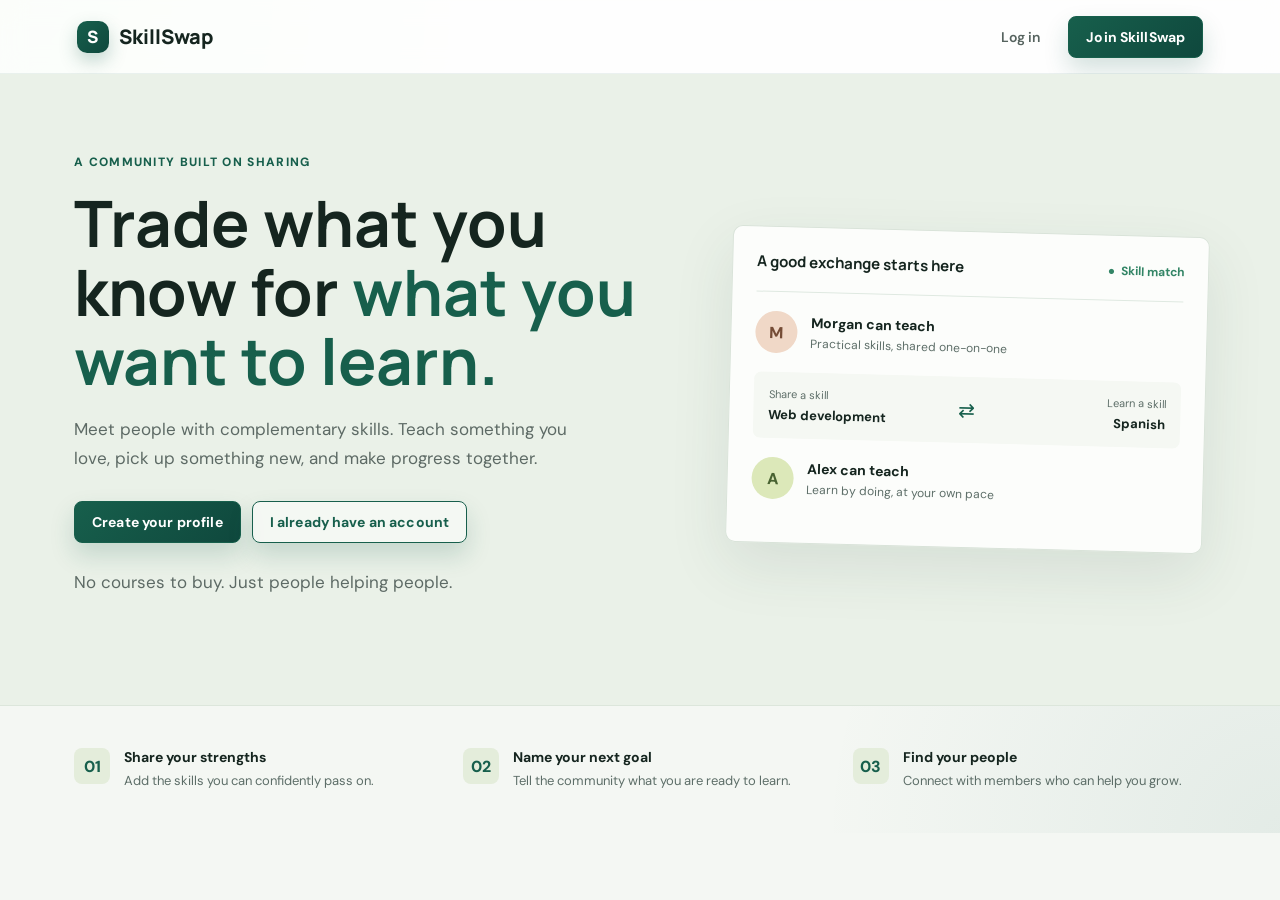
<file: templates/index.html>
<!DOCTYPE html>
<html lang="en">
<head>
    <meta charset="UTF-8">
    <meta name="viewport" content="width=device-width, initial-scale=1">
    <title>SkillSwap | Learn from each other</title>
    <link rel="stylesheet" href="/static/style.css">
</head>
<body>
<nav class="topbar">
    <a class="brand" href="/"><span class="brand-mark">S</span>SkillSwap</a>
    <div class="nav-links"><a href="/login">Log in</a><a class="nav-cta" href="/register">Join SkillSwap</a></div>
</nav>
<main>
    <section class="home-hero">
        <div class="hero-inner">
            <div class="hero-copy">
                <p class="eyebrow">A community built on sharing</p>
                <h1>Trade what you know for <span>what you want to learn.</span></h1>
                <p>Meet people with complementary skills. Teach something you love, pick up something new, and make progress together.</p>
                <div class="hero-actions"><a class="button" href="/register">Create your profile</a><a class="button secondary" href="/login">I already have an account</a></div>
                <p class="hero-note">No courses to buy. Just people helping people.</p>
            </div>
            <aside class="preview" aria-label="Example skill match">
                <div class="preview-head"><strong>A good exchange starts here</strong><span class="online">● &nbsp;Skill match</span></div>
                <div class="preview-person"><span class="avatar">M</span><div><strong>Morgan can teach</strong><small>Practical skills, shared one-on-one</small></div></div>
                <div class="skill-pair"><div><small>Share a skill</small><strong>Web development</strong></div><span class="swap-icon" aria-hidden="true">⇄</span><div><small>Learn a skill</small><strong>Spanish</strong></div></div>
                <div class="preview-person"><span class="avatar alt">A</span><div><strong>Alex can teach</strong><small>Learn by doing, at your own pace</small></div></div>
            </aside>
        </div>
    </section>
    <section class="home-bottom" aria-label="How SkillSwap works">
        <div class="value-item"><span class="value-icon">01</span><div><strong>Share your strengths</strong><p>Add the skills you can confidently pass on.</p></div></div>
        <div class="value-item"><span class="value-icon">02</span><div><strong>Name your next goal</strong><p>Tell the community what you are ready to learn.</p></div></div>
        <div class="value-item"><span class="value-icon">03</span><div><strong>Find your people</strong><p>Connect with members who can help you grow.</p></div></div>
    </section>
</main>
</body>
</html>
</file>
<file: static/style.css>
@import url('https://fonts.googleapis.com/css2?family=DM+Sans:wght@400;500;600;700&family=Manrope:wght@500;600;700;800&display=swap');

:root {
    font-family: 'DM Sans', sans-serif;
    color: #202c2b;
    background: #f4f7f3;
    font-synthesis: none;
    text-rendering: optimizeLegibility;
    --ink: #15251f;
    --muted: #5d6e68;
    --green: #175f4c;
    --green-dark: #0f483d;
    --green-soft: #edf7f1;
    --lime: #dff3b0;
    --line: #dfe9e1;
    --paper: #ffffff;
    --panel: rgba(255,255,255,0.9);
    --shadow: 0 18px 42px rgba(18, 42, 32, 0.12);
}

* { box-sizing: border-box; }
html { scroll-behavior: smooth; }
body {
    margin: 0;
    min-width: 320px;
    background:
        radial-gradient(circle at top left, rgba(216, 240, 212, 0.75), transparent 30%),
        radial-gradient(circle at bottom right, rgba(31, 100, 82, 0.08), transparent 30%),
        #f4f7f3;
    color: var(--ink);
}
a { color: inherit; text-decoration: none; }
button, input, select { font: inherit; }

.topbar {
    height: 74px;
    padding: 0 max(6vw, calc((100vw - 1180px) / 2));
    display: flex;
    align-items: center;
    justify-content: space-between;
    background: rgba(255,255,255,.86);
    backdrop-filter: blur(12px);
    border-bottom: 1px solid rgba(23, 95, 76, 0.08);
    box-shadow: 0 8px 26px rgba(17, 32, 25, 0.04);
}
.brand {
    display: inline-flex;
    align-items: center;
    gap: 10px;
    font: 800 20px Manrope, sans-serif;
    letter-spacing: 0;
}
.brand-mark {
    width: 32px;
    height: 32px;
    display: grid;
    place-items: center;
    color: white;
    background: linear-gradient(135deg, var(--green), var(--green-dark));
    border-radius: 10px;
    font-size: 17px;
    box-shadow: 0 8px 18px rgba(23, 95, 76, 0.25);
}
.nav-links { display: flex; align-items: center; gap: 28px; color: #56635f; font-size: 14px; font-weight: 600; }
.nav-links a:hover, .text-link:hover { color: var(--green); }
.nav-cta, .button, button {
    display: inline-flex;
    align-items: center;
    justify-content: center;
    min-height: 42px;
    padding: 0 17px;
    border: 1px solid var(--green);
    border-radius: 8px;
    background: linear-gradient(135deg, var(--green), var(--green-dark));
    color: #fff;
    cursor: pointer;
    font-size: 14px;
    font-weight: 700;
    letter-spacing: 0.01em;
    transition: transform .16s ease, box-shadow .16s ease, background .16s ease;
    box-shadow: 0 12px 24px rgba(23, 95, 76, 0.18);
}
.nav-cta:hover, .button:hover, button:hover {
    background: linear-gradient(135deg, var(--green-dark), var(--green));
    transform: translateY(-1px);
    box-shadow: 0 14px 26px rgba(23, 95, 76, 0.22);
}
.button.secondary { color: var(--green); background: rgba(255,255,255,0.5); }
.button.secondary:hover { background: #edf5ee; }

.home-hero {
    position: relative;
    overflow: hidden;
    background: #eaf1e8;
    border-bottom: 1px solid #dce6db;
}
.hero-inner { max-width: 1180px; min-height: 550px; margin: auto; padding: 80px 24px; display: grid; grid-template-columns: 1.1fr .9fr; align-items: center; gap: 72px; }
.eyebrow { margin: 0 0 18px; color: var(--green); font-size: 12px; font-weight: 800; letter-spacing: 1.3px; text-transform: uppercase; }
h1, h2, h3, p { margin-top: 0; }
h1, h2, h3 { font-family: Manrope, sans-serif; letter-spacing: 0; }
.hero-copy h1 { max-width: 600px; margin-bottom: 20px; font-size: clamp(42px, 5vw, 64px); line-height: 1.08; }
.hero-copy h1 span { color: var(--green); }
.hero-copy > p:not(.eyebrow) { max-width: 500px; margin-bottom: 28px; color: #5d6a65; font-size: 17px; line-height: 1.7; }
.hero-actions { display: flex; flex-wrap: wrap; gap: 11px; }
.hero-note { margin-top: 25px; color: #68756f; font-size: 13px; }
.preview { padding: 24px; border: 1px solid #d9e3d9; border-radius: 10px; background: rgba(255,255,255,.85); box-shadow: 0 22px 60px rgba(42,70,54,.1); transform: rotate(1.5deg); }
.preview-head { display: flex; justify-content: space-between; align-items: center; padding-bottom: 19px; border-bottom: 1px solid var(--line); }
.preview-head strong { font: 700 15px Manrope, sans-serif; }
.online { color: #338566; font-size: 12px; font-weight: 700; }
.preview-person { display: flex; gap: 13px; align-items: center; padding: 19px 0; }
.avatar { width: 42px; height: 42px; display: grid; flex: none; place-items: center; border-radius: 50%; background: #f0d8c7; color: #754c36; font-weight: 800; }
.avatar.alt { background: #dce8b9; color: #486231; }
.preview-person strong, .preview-person small { display: block; }
.preview-person strong { margin-bottom: 4px; font-size: 14px; }
.preview-person small { color: var(--muted); font-size: 12px; }
.skill-pair { display: grid; grid-template-columns: 1fr auto 1fr; align-items: center; gap: 12px; padding: 15px; background: #f5f8f3; border-radius: 7px; }
.skill-pair div:last-child { text-align: right; }
.skill-pair small, .skill-pair strong { display: block; }
.skill-pair small { margin-bottom: 5px; color: var(--muted); font-size: 11px; }
.skill-pair strong { font-size: 13px; }
.swap-icon { color: var(--green); font-size: 20px; }
.home-bottom { max-width: 1180px; margin: auto; padding: 42px 24px; display: grid; grid-template-columns: repeat(3, 1fr); gap: 36px; }
.value-item { display: flex; gap: 14px; }
.value-icon { width: 36px; height: 36px; display: grid; flex: none; place-items: center; border-radius: 8px; background: #e4eddb; color: var(--green); font-weight: 800; }
.value-item strong { display: block; margin-bottom: 5px; font-size: 14px; }
.value-item p { margin: 0; color: var(--muted); font-size: 13px; line-height: 1.5; }

.page-wrap { width: min(1120px, calc(100% - 40px)); margin: 44px auto 70px; }
.page-heading { display: flex; align-items: flex-end; justify-content: space-between; gap: 20px; margin-bottom: 28px; }
.page-heading h1 { margin-bottom: 7px; font-size: 30px; }
.page-heading p { margin: 0; color: var(--muted); font-size: 14px; }
.welcome-line { color: var(--muted); font-size: 14px; }
.flash-list { margin-bottom: 20px; }
.flash { padding: 12px 15px; border-radius: 6px; font-size: 14px; }
.flash.success { color: #155842; background: #e4f2e9; }
.flash.error { color: #8d3d35; background: #fce9e6; }
.stats-row { display: grid; grid-template-columns: repeat(3, 1fr); margin-bottom: 25px; border: 1px solid var(--line); border-radius: 8px; background: #fff; }
.dashboard-stats { grid-template-columns: repeat(4, 1fr); }
.stat { padding: 18px 22px; border-right: 1px solid var(--line); }
.stat:last-child { border: 0; }
.stat strong { display: block; margin-bottom: 3px; font: 700 23px Manrope, sans-serif; }
.stat span { color: var(--muted); font-size: 12px; }
.skill-grid { display: grid; grid-template-columns: 1fr 1fr; gap: 20px; }
.panel { min-width: 0; padding: 22px; border: 1px solid var(--line); border-radius: 8px; background: var(--paper); }
.panel-heading { display: flex; justify-content: space-between; align-items: flex-start; gap: 10px; margin-bottom: 18px; }
.panel-heading h2 { margin: 0 0 5px; font-size: 17px; }
.panel-heading p { margin: 0; color: var(--muted); font-size: 12px; }
.panel-symbol { width: 34px; height: 34px; display: grid; place-items: center; border-radius: 7px; background: #eaf2e8; color: var(--green); font-weight: 800; }
.skill-form { display: flex; gap: 8px; }
.skill-form input { min-width: 0; flex: 1; }
.skill-form select { width: auto; min-width: 130px; flex: 0 1 165px; }
input { width: 100%; height: 43px; padding: 0 12px; border: 1px solid #dce4dd; border-radius: 5px; outline: none; background: white; color: var(--ink); font-size: 14px; }
input:focus { border-color: #5b9b7c; box-shadow: 0 0 0 3px rgba(53,128,91,.1); }
select { width: 100%; height: 43px; padding: 0 12px; border: 1px solid #dce4dd; border-radius: 5px; outline: none; background: white; color: var(--ink); font-size: 14px; }
select:focus { border-color: #5b9b7c; box-shadow: 0 0 0 3px rgba(53,128,91,.1); }
textarea { width: 100%; min-height: 92px; padding: 11px 12px; border: 1px solid #dce4dd; border-radius: 5px; outline: none; background: white; color: var(--ink); font: inherit; font-size: 14px; line-height: 1.5; resize: vertical; }
textarea:focus { border-color: #5b9b7c; box-shadow: 0 0 0 3px rgba(53,128,91,.1); }
.profile-panel {
    margin: 0 0 24px;
    padding: 24px;
    border: 1px solid #d8e5da;
    border-radius: 16px;
    background: linear-gradient(135deg, #ffffff 0%, #f8fcf8 100%);
    box-shadow: 0 12px 30px rgba(24, 65, 44, 0.08);
}
.profile-card-heading {
    display: flex;
    align-items: center;
    gap: 15px;
    margin-bottom: 24px;
    padding-bottom: 20px;
    border-bottom: 1px solid #e6eee7;
}
.profile-card-heading h2 { margin: 0 0 5px; font-size: 21px; }
.profile-card-heading p:not(.eyebrow) { margin: 0; color: var(--muted); font-size: 13px; }
.profile-card-heading .eyebrow { margin-bottom: 5px; font-size: 10px; }
.profile-avatar {
    width: 54px;
    height: 54px;
    display: grid;
    flex: none;
    place-items: center;
    border-radius: 16px;
    background: linear-gradient(135deg, #e0f1e2, #c9e4ce);
    color: var(--green-dark);
    font: 800 22px Manrope, sans-serif;
}
.profile-card-heading .panel-symbol { margin-left: auto; }
.profile-panel .panel-symbol {
    width: 42px;
    height: 42px;
    border-radius: 12px;
    background: #e4f1e5;
    font-size: 19px;
}
.profile-panel .profile-fields {
    padding: 0;
    border: 0;
    background: transparent;
}
.profile-fields { display: grid; grid-template-columns: repeat(2, minmax(0, 1fr)); gap: 16px; margin-bottom: 20px; }
.profile-fields > div { min-width: 0; }
.profile-fields .bio-field { grid-column: 1 / -1; }
.profile-fields label { display: block; margin-bottom: 7px; color: #41504a; font-size: 13px; font-weight: 700; }
.profile-fields input { height: 43px; }
.profile-fields small { display: block; margin-top: 5px; color: var(--muted); font-size: 11px; }
.profile-actions { display: flex; align-items: center; justify-content: space-between; gap: 12px; }
.profile-actions form { margin: 0; }
.profile-actions .danger {
    border-color: #f0d6d2;
    background: #fff8f7;
    color: #914b42;
    box-shadow: none;
}
.profile-actions .danger:hover { background: #fcebe8; box-shadow: none; }
.skill-form button { min-height: 43px; white-space: nowrap; }
.skill-list { display: flex; flex-wrap: wrap; gap: 8px; margin-top: 17px; }
.skill-chip { display: inline-flex; align-items: center; gap: 8px; padding: 7px 8px 7px 11px; border: 1px solid #e1e9df; border-radius: 5px; background: #f7faf5; color: #40524a; font-size: 12px; }
.skill-chip > small { color: var(--muted); font-size: 10px; }
.skill-chip form { display: inline-flex; margin: 0; }
.skill-edit { position: relative; }
.skill-edit summary { color: var(--green); cursor: pointer; font-size: 11px; font-weight: 700; list-style: none; }
.skill-edit summary::-webkit-details-marker { display: none; }
.skill-edit form { position: absolute; z-index: 2; top: 24px; left: 0; display: flex; gap: 5px; width: 230px; padding: 8px; border: 1px solid var(--line); border-radius: 5px; background: #fff; box-shadow: 0 8px 22px rgba(32,44,43,.12); }
.skill-edit input { height: 34px; padding: 0 8px; font-size: 12px; }
.skill-edit select { min-width: 0; height: 34px; padding: 0 5px; font-size: 11px; }
.skill-edit button { min-height: 34px; padding: 0 9px; font-size: 11px; }
.skill-chip button { width: 19px; min-height: 19px; padding: 0; border: 0; border-radius: 3px; background: transparent; color: #77837d; font-size: 16px; line-height: 1; }
.skill-chip button:hover { background: #f3e8e5; color: #9a4d42; transform: none; }
.empty-inline { margin: 17px 0 0; color: #88938e; font-size: 12px; }
.next-step { display: flex; align-items: center; justify-content: space-between; gap: 20px; margin-top: 22px; padding: 20px 22px; border-radius: 8px; background: #173d33; color: #fff; }
.next-step h2 { margin-bottom: 5px; font-size: 16px; }
.next-step p { margin: 0; color: #c4d4ca; font-size: 13px; }
.next-step .button { flex: none; border-color: var(--lime); background: var(--lime); color: #1d382b; }

.match-list { display: grid; gap: 13px; }
.match-row { display: grid; grid-template-columns: minmax(180px, 1fr) minmax(150px, .8fr) auto; align-items: center; gap: 22px; padding: 19px 21px; border: 1px solid var(--line); border-radius: 8px; background: white; }
.profile-match { display: block; padding: 22px; }
.profile-match-top { display: flex; align-items: center; gap: 14px; padding-bottom: 17px; border-bottom: 1px solid var(--line); }
.profile-match-top .profile-avatar { width: 56px; height: 56px; border-radius: 14px; }
.profile-identity { min-width: 0; }
.profile-identity .eyebrow { margin-bottom: 4px; font-size: 10px; }
.profile-identity h2 { margin: 0 0 5px; font-size: 19px; overflow-wrap: anywhere; }
.profile-given-name { display: flex; align-items: baseline; gap: 7px; margin: 0; color: var(--muted); font-size: 12px; }
.profile-given-name strong { color: var(--ink); font-weight: 600; }
.profile-rating { display: grid; gap: 3px; margin-left: auto; text-align: right; }
.profile-rating strong { color: #775b19; font-size: 14px; }
.profile-rating span { color: var(--muted); font-size: 11px; }
.profile-match-details { display: grid; grid-template-columns: repeat(2, minmax(0, 1fr)); gap: 16px 24px; padding: 19px 0; }
.member-detail { min-width: 0; }
.member-detail > span, .profile-reviews > span { display: block; margin-bottom: 5px; color: #78847d; font-size: 10px; font-weight: 800; letter-spacing: .7px; text-transform: uppercase; }
.member-detail p { margin: 0; color: #33433b; font-size: 13px; line-height: 1.5; overflow-wrap: anywhere; }
.member-detail small { display: inline-block; margin-left: 5px; color: var(--muted); font-size: 10px; }
.match-skill-list { display: grid; }
.match-skill-item { display: flex; align-items: center; justify-content: space-between; gap: 12px; padding: 8px 0; border-bottom: 1px solid var(--line); }
.match-skill-item:last-child { border-bottom: 0; }
.match-skill-item .request-form { flex: none; }
.about-detail { grid-column: 1 / -1; }
.profile-reviews { padding: 14px 16px; border-radius: 6px; background: #f5f8f3; }
.profile-reviews p { margin: 7px 0 0; color: #5f6e66; font-size: 12px; line-height: 1.5; }
.profile-reviews p strong { margin-left: 5px; color: #775b19; white-space: nowrap; }
.profile-match-footer { display: flex; align-items: center; justify-content: space-between; gap: 16px; margin-top: 17px; padding-top: 15px; border-top: 1px solid var(--line); }
.profile-match-footer > p { margin: 0; color: var(--muted); font-size: 12px; }
.match-person { display: flex; align-items: center; gap: 12px; }
.match-person h2 { margin: 0 0 4px; font-size: 15px; }
.match-person p, .match-skill p { margin: 0; color: var(--muted); font-size: 12px; }
.match-person .match-bio, .match-person .match-interests { margin-top: 5px; color: #65736d; font-size: 11px; line-height: 1.45; }
.match-person .match-review { margin-top: 5px; color: #63756b; font-size: 11px; font-style: italic; }
.match-skill strong { display: block; margin-top: 5px; font-size: 14px; }
.match-skill small { display: block; margin-top: 5px; color: var(--green); font-size: 11px; }
.match-filters {
    display: grid;
    grid-template-columns: minmax(180px, 1fr) minmax(180px, 1fr) auto auto;
    align-items: end;
    gap: 10px;
    margin-bottom: 20px;
    padding: 17px;
    border: 1px solid var(--line);
    border-radius: 10px;
    background: rgba(255,255,255,.8);
}
.match-filters label { grid-row: 1; color: #41504a; font-size: 12px; font-weight: 700; }
.match-filters label:first-child { grid-column: 1; }
.match-filters label:nth-of-type(2) { grid-column: 2; }
.match-filters input, .match-filters select { grid-row: 2; }
.match-filters input { grid-column: 1; }
.match-filters select { grid-column: 2; }
.match-filters button { grid-column: 3; grid-row: 2; }
.match-filters > .text-link { grid-column: 4; grid-row: 2; align-self: center; font-size: 13px; }
.dashboard-section { margin-top: 28px; }
.dashboard-section .section-title { margin-bottom: 14px; }
.completed-title { margin-top: 24px; }
.dashboard-section .request-list { margin-top: 10px; }
.dashboard-section .request-card { grid-template-columns: auto minmax(0, 1fr) auto auto; }
.dashboard-section .request-card > form:not(.review-form) { grid-column: 4; }
.review-form {
    grid-column: 2 / -1;
    display: grid;
    grid-template-columns: minmax(110px, .5fr) minmax(180px, 1.4fr) auto;
    align-items: end;
    gap: 9px;
}
.review-form label { color: var(--muted); font-size: 11px; font-weight: 700; }
.review-form select, .review-form input { height: 38px; }
.review-form button { min-height: 38px; white-space: nowrap; }
.profile-rating { display: flex; align-items: baseline; gap: 9px; margin: -10px 0 20px 69px; color: var(--muted); font-size: 12px; }
.profile-rating strong { color: var(--green-dark); font-size: 14px; }
.notification-list { display: grid; gap: 8px; }
.notification-item {
    display: grid;
    grid-template-columns: 10px minmax(0, 1fr) auto;
    align-items: center;
    gap: 12px;
    padding: 14px 16px;
    border: 1px solid var(--line);
    border-radius: 9px;
    background: #fff;
    color: #41504a;
    font-size: 13px;
}
.notification-item.unread { border-color: #cbded0; background: #f2f8f3; }
.notification-dot { width: 8px; height: 8px; border-radius: 50%; background: #b5c5ba; }
.notification-item.unread .notification-dot { background: var(--green); }
.notification-item small { color: var(--muted); font-size: 10px; }
.notifications-action { margin-top: 12px; text-align: right; }
.admin-popular { margin-top: 24px; }
.admin-skill-list { display: grid; gap: 8px; }
.admin-skill-row {
    display: grid;
    grid-template-columns: minmax(0, 1fr) minmax(120px, .7fr) auto;
    align-items: center;
    gap: 12px;
    padding: 13px 15px;
    border: 1px solid var(--line);
    border-radius: 8px;
    background: #fbfdfb;
    font-size: 13px;
}
.admin-skill-row span { color: var(--muted); font-size: 12px; }
.admin-skill-row b { color: var(--green); font-size: 12px; }
.request-form button { min-width: 124px; }
.request-form button.requested { border-color: #d8e6db; background: #eef5ef; color: #367154; cursor: default; }
.empty-state { padding: 55px 24px; border: 1px dashed #cdd8ce; border-radius: 8px; background: rgba(255,255,255,.62); text-align: center; }
.empty-state .panel-symbol { margin: 0 auto 15px; }
.empty-state h2 { margin-bottom: 8px; font-size: 19px; }
.empty-state p { max-width: 420px; margin: 0 auto 19px; color: var(--muted); font-size: 14px; line-height: 1.6; }
.request-section { margin-top: 25px; }
.sent-section { margin-top: 36px; }
.section-title { display: flex; align-items: center; gap: 10px; margin-bottom: 13px; }
.section-title h2 { margin: 0; font-size: 17px; }
.section-title > span { min-width: 24px; padding: 3px 7px; border-radius: 12px; background: #e7eee6; color: #50645a; font-size: 11px; font-weight: 700; text-align: center; }
.request-list { display: grid; gap: 10px; }
.request-card { display: grid; grid-template-columns: auto minmax(0, 1fr) auto auto; align-items: center; gap: 15px; padding: 17px; border: 1px solid var(--line); border-radius: 8px; background: #fff; }
.request-copy h3 { margin: 0 0 4px; font: 700 14px Manrope, sans-serif; }
.request-copy p { margin: 0; color: var(--muted); font-size: 13px; }
.request-copy p strong { color: var(--ink); }
.request-status { padding: 6px 9px; border-radius: 4px; background: #f0f2ef; color: #5e6b64; font-size: 11px; font-weight: 700; }
.request-status.pending { background: #fff2d8; color: #795a15; }
.request-status.accepted { background: #e3f2e8; color: #216647; }
.request-status.declined { background: #f8e9e5; color: #8c493e; }
.request-actions { display: flex; gap: 7px; }
.request-actions button { min-height: 35px; padding: 0 12px; font-size: 12px; }
.request-actions .secondary { border-color: #dce5de; color: #52615a; }
.request-actions .secondary:hover { background: #f2f5f1; }
.request-empty { padding: 20px; border: 1px dashed #d5dfd5; border-radius: 7px; background: rgba(255,255,255,.55); }
.request-empty p { margin: 0 0 8px; color: var(--muted); font-size: 13px; }
.request-empty .text-link { font-size: 13px; }

.auth-shell {
    min-height: 100vh;
    display: grid;
    grid-template-columns: 1.05fr 0.95fr;
    background: linear-gradient(135deg, #f9fbf8 0%, #eef6f1 100%);
}
.auth-aside {
    position: relative;
    display: flex;
    flex-direction: column;
    justify-content: space-between;
    padding: 38px max(6vw, calc((50vw - 500px) / 2));
    background: linear-gradient(180deg, rgba(218, 234, 220, 0.96), rgba(224, 238, 228, 0.9));
    border-right: 1px solid rgba(23, 95, 76, 0.08);
}
.auth-aside::before {
    content: "";
    position: absolute;
    inset: 16% 12% 10% 8%;
    background: radial-gradient(circle, rgba(255,255,255,0.55), transparent 60%);
    border-radius: 30px;
    pointer-events: none;
}
.auth-aside .brand { position: relative; z-index: 1; align-self: flex-start; }
.auth-pitch {
    position: relative;
    z-index: 1;
    max-width: 430px;
    padding: 52px 0;
}
.auth-pitch .eyebrow { margin-bottom: 14px; }
.auth-pitch h1 {
    margin-bottom: 16px;
    font-size: clamp(2.4rem, 3vw, 3.4rem);
    line-height: 1.08;
}
.auth-pitch p { color: #4d5f59; font-size: 15px; line-height: 1.75; }
.auth-foot {
    position: relative;
    z-index: 1;
    color: #5d6d66;
    font-size: 12px;
    font-weight: 700;
    letter-spacing: 0.08em;
    text-transform: uppercase;
}
.auth-main {
    display: grid;
    place-items: center;
    padding: 40px 24px;
}
.auth-form {
    width: min(420px, 100%);
    padding: 32px 28px 24px;
    border: 1px solid rgba(23, 95, 76, 0.12);
    border-radius: 22px;
    background: rgba(255,255,255,0.9);
    box-shadow: var(--shadow);
}
.auth-form-header {
    margin-bottom: 8px;
}
.auth-form-header .eyebrow {
    margin-bottom: 8px;
    font-size: 11px;
}
.auth-form h2 { margin-bottom: 8px; font-size: 30px; }
.auth-form > p { margin-bottom: 20px; color: var(--muted); font-size: 14px; line-height: 1.6; }
.auth-form label { display: block; margin: 0 0 8px; color: #41504a; font-size: 13px; font-weight: 700; }
.auth-form input {
    margin-bottom: 17px;
    height: 48px;
    border: 1px solid #d8e0da;
    border-radius: 12px;
    background: #fbfdfb;
    transition: border-color .15s ease, box-shadow .15s ease, background .15s ease;
}
.auth-form input:focus {
    border-color: rgba(23, 95, 76, 0.7);
    box-shadow: 0 0 0 4px rgba(23, 95, 76, 0.08);
    background: white;
}
.auth-form button { width: 100%; margin-top: 4px; min-height: 48px; }
.auth-switch { margin-top: 20px; color: var(--muted); font-size: 13px; text-align: center; }
.text-link { color: var(--green); font-weight: 700; }
.form-meta {
    display: flex;
    flex-wrap: wrap;
    gap: 8px;
    margin: 18px 0 20px;
}
.form-meta span {
    display: inline-flex;
    align-items: center;
    padding: 7px 10px;
    border: 1px solid rgba(23,95,76,0.12);
    border-radius: 999px;
    background: var(--green-soft);
    color: var(--green-dark);
    font-size: 11px;
    font-weight: 700;
    letter-spacing: 0.04em;
    text-transform: uppercase;
}

@media (max-width: 760px) {
    .topbar { height: auto; min-height: 66px; padding: 12px 20px; gap: 12px; flex-wrap: wrap; }
    .nav-links { flex-wrap: wrap; justify-content: flex-end; gap: 12px; font-size: 13px; }
    .nav-links .nav-cta { min-height: 38px; padding: 0 12px; }
    .hero-inner { min-height: 0; padding: 58px 22px 45px; grid-template-columns: 1fr; gap: 35px; }
    .hero-copy h1 { max-width: 540px; font-size: 46px; }
    .preview { max-width: 520px; transform: none; }
    .home-bottom { padding: 30px 22px; grid-template-columns: 1fr; gap: 22px; }
    .page-wrap { width: min(100% - 32px, 600px); margin: 32px auto 50px; }
    .page-heading { align-items: flex-start; flex-direction: column; }
    .skill-grid { grid-template-columns: 1fr; }
    .profile-fields { grid-template-columns: 1fr; gap: 14px; }
    .profile-fields .bio-field { grid-column: auto; }
    .dashboard-stats { grid-template-columns: repeat(2, 1fr); }
    .dashboard-section .request-card { grid-template-columns: auto minmax(0, 1fr) auto; }
    .dashboard-section .request-card > form:not(.review-form) { grid-column: 2 / -1; }
    .skill-form select { width: 100%; }
    .match-filters { grid-template-columns: 1fr; }
    .match-filters label, .match-filters label:first-child, .match-filters label:nth-of-type(2),
    .match-filters input, .match-filters select, .match-filters button, .match-filters > .text-link {
        grid-column: 1;
        grid-row: auto;
    }
    .review-form { grid-template-columns: 1fr; }
    .review-form button { width: 100%; }
    .notification-item { grid-template-columns: 10px minmax(0, 1fr); }
    .notification-item small { grid-column: 2; }
    .admin-skill-row { grid-template-columns: minmax(0, 1fr) auto; }
    .admin-skill-row span { grid-column: 1; }
    .admin-skill-row b { grid-column: 2; grid-row: 1 / span 2; }
    .match-row { grid-template-columns: 1fr auto; gap: 14px; }
    .profile-match { display: block; }
    .match-skill { grid-column: 1; }
    .match-skill-item { align-items: flex-start; flex-direction: column; }
    .match-skill-item .request-form, .match-skill-item .request-form button { width: 100%; }
    .request-form { grid-column: 2; grid-row: 1 / span 2; }
    .request-card { grid-template-columns: auto minmax(0, 1fr) auto; gap: 12px; }
    .request-actions { grid-column: 2 / 4; }
    .request-actions button { flex: 1; }
    .auth-shell { grid-template-columns: 1fr; }
    .auth-aside { min-height: 235px; padding: 25px 26px; }
    .auth-pitch { padding: 34px 0 20px; }
    .auth-pitch h1 { font-size: 29px; }
    .auth-pitch p { margin: 0; }
    .auth-foot { display: none; }
    .auth-main { padding: 36px 24px 54px; }
}
@media (max-width: 440px) {
    .brand { font-size: 18px; }
    .nav-links { gap: 11px; }
    .nav-links a { font-size: 12px; }
    .nav-links .nav-cta { min-height: 35px; padding: 0 9px; font-size: 12px; }
    .hero-copy h1 { font-size: 40px; }
    .hero-copy > p:not(.eyebrow) { font-size: 15px; }
    .preview { padding: 17px; }
    .skill-pair { padding: 12px 9px; gap: 8px; }
    .stats-row .stat { padding: 14px 12px; }
    .stat strong { font-size: 20px; }
    .stat span { font-size: 11px; }
    .panel { padding: 17px; }
    .skill-form { align-items: stretch; flex-direction: column; }
    .skill-form button { width: 100%; }
    .next-step { align-items: flex-start; flex-direction: column; }
    .match-row { padding: 15px; }
    .profile-match-details { gap: 13px; }
    .profile-match-footer { align-items: flex-start; flex-direction: column; }
    .match-skill-item .request-form, .match-skill-item .request-form button { width: 100%; }
    .request-form button { min-width: 0; padding: 0 11px; font-size: 12px; }
}
</file>
